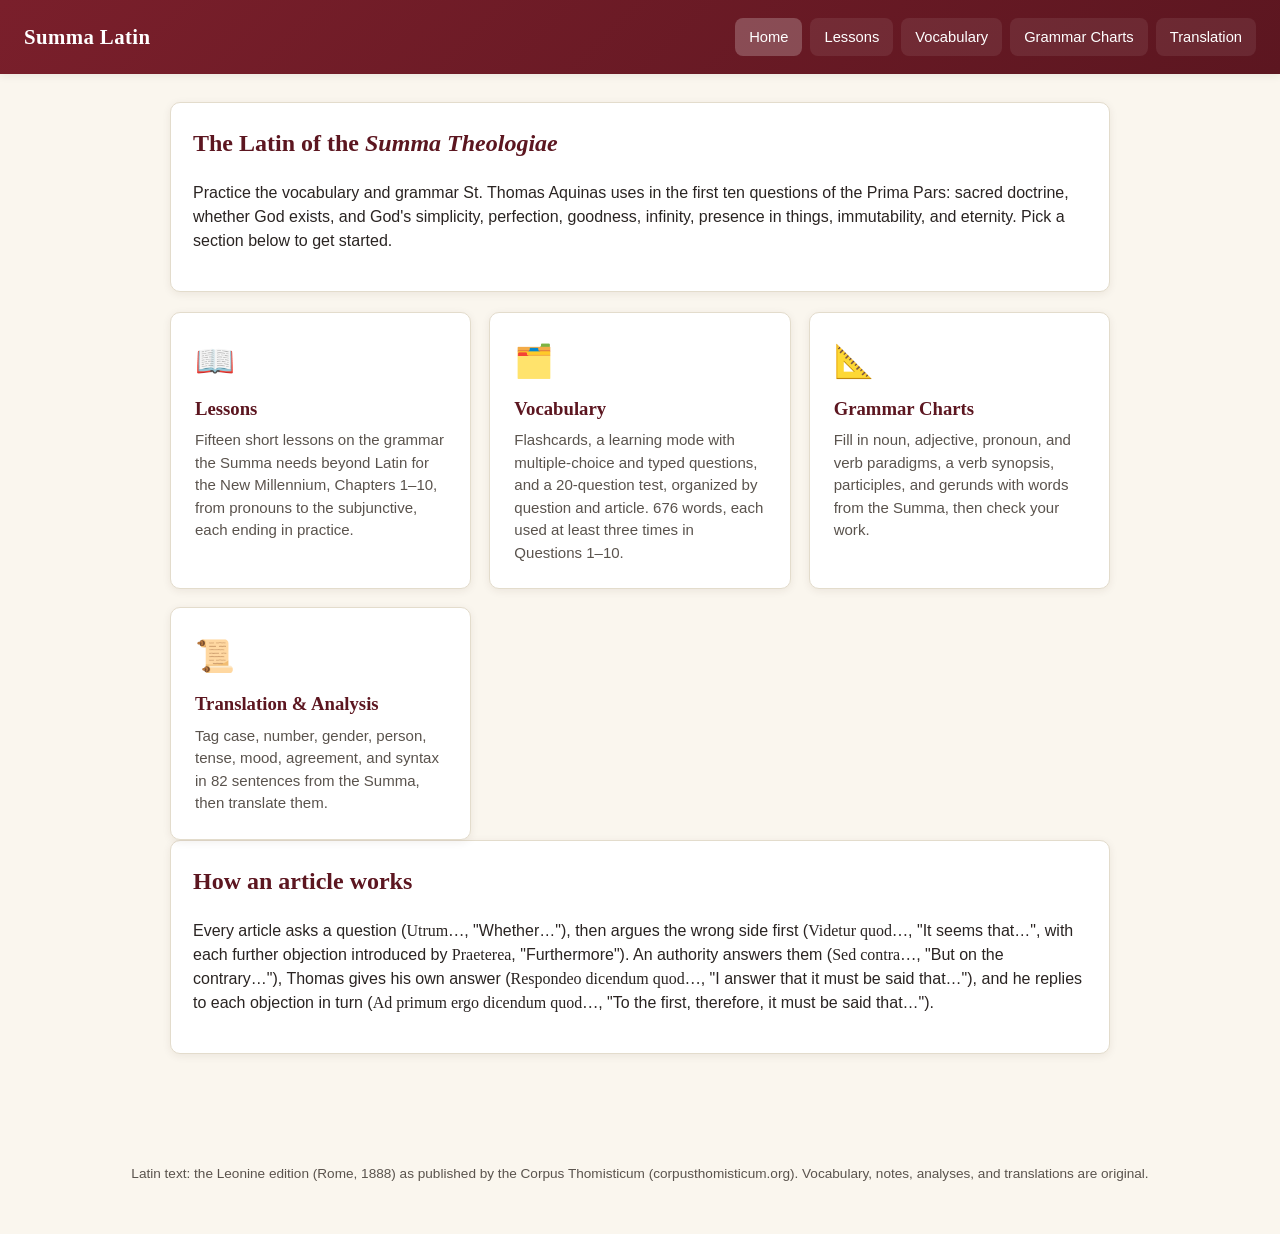
<file: index.html>
<!doctype html>
<html lang="en">
<head>
<meta charset="utf-8">
<meta name="viewport" content="width=device-width, initial-scale=1">
<title>Summa Latin — Summa Theologiae I, Qq. 1–10</title>
<link rel="stylesheet" href="css/style.css">
</head>
<body>
<header class="site-header">
  <h1><a href="index.html">Summa Latin</a></h1>
  <nav class="site-nav">
    <a href="index.html" class="active">Home</a>
    <a href="lessons.html">Lessons</a>
    <a href="flashcards.html">Vocabulary</a>
    <a href="grammar.html">Grammar Charts</a>
    <a href="translate.html">Translation</a>
  </nav>
</header>

<main>
  <div class="card">
    <h2>The Latin of the <em>Summa Theologiae</em></h2>
    <p>Practice the vocabulary and grammar St. Thomas Aquinas uses in the first ten questions of the Prima Pars: sacred doctrine, whether God exists, and God's simplicity, perfection, goodness, infinity, presence in things, immutability, and eternity. Pick a section below to get started.</p>
  </div>

  <div class="section-grid">
    <a class="section-tile" href="lessons.html">
      <div class="icon">📖</div>
      <h3>Lessons</h3>
      <p>Fifteen short lessons on the grammar the Summa needs beyond Latin for the New Millennium, Chapters 1–10, from pronouns to the subjunctive, each ending in practice.</p>
    </a>
    <a class="section-tile" href="flashcards.html">
      <div class="icon">🗂️</div>
      <h3>Vocabulary</h3>
      <p id="vocabTileText">Flashcards, a learning mode with multiple-choice and typed questions, and a 20-question test, organized by question and article.</p>
    </a>
    <a class="section-tile" href="grammar.html">
      <div class="icon">📐</div>
      <h3>Grammar Charts</h3>
      <p>Fill in noun, adjective, pronoun, and verb paradigms, a verb synopsis, participles, and gerunds with words from the Summa, then check your work.</p>
    </a>
    <a class="section-tile" href="translate.html">
      <div class="icon">📜</div>
      <h3>Translation &amp; Analysis</h3>
      <p id="translateTileText">Tag case, number, gender, person, tense, mood, agreement, and syntax in sentences from the Summa, then translate them.</p>
    </a>
  </div>

  <div class="card">
    <h2>How an article works</h2>
    <p>Every article asks a question (<span class="latin">Utrum…</span>, "Whether…"), then argues the wrong side first (<span class="latin">Videtur quod…</span>, "It seems that…", with each further objection introduced by <span class="latin">Praeterea</span>, "Furthermore"). An authority answers them (<span class="latin">Sed contra…</span>, "But on the contrary…"), Thomas gives his own answer (<span class="latin">Respondeo dicendum quod…</span>, "I answer that it must be said that…"), and he replies to each objection in turn (<span class="latin">Ad primum ergo dicendum quod…</span>, "To the first, therefore, it must be said that…").</p>
  </div>
</main>

<footer class="site-footer" id="footerText">Latin text: the Leonine edition (Rome, 1888) as published by the Corpus Thomisticum (corpusthomisticum.org). Vocabulary, notes, analyses, and translations are original.</footer>
<script type="module" src="js/home.js"></script>
</body>
</html>
</file>
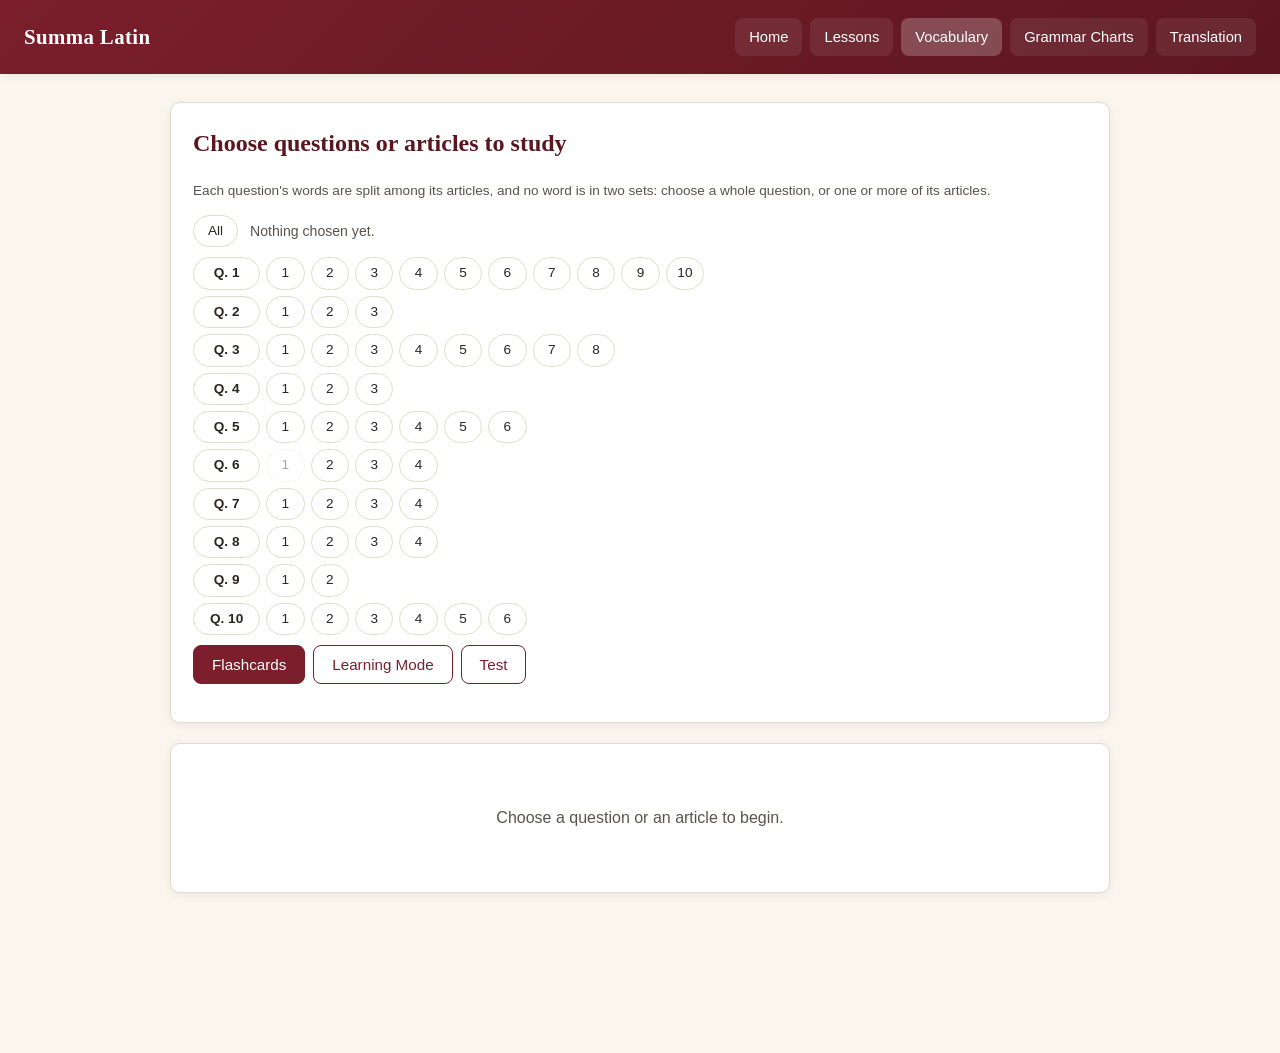
<file: flashcards.html>
<!doctype html>
<html lang="en">
<head>
<meta charset="utf-8">
<meta name="viewport" content="width=device-width, initial-scale=1">
<title>Vocabulary — Summa Latin</title>
<link rel="stylesheet" href="css/style.css">
</head>
<body>
<header class="site-header">
  <h1><a href="index.html">Summa Latin</a></h1>
  <nav class="site-nav">
    <a href="index.html">Home</a>
    <a href="lessons.html">Lessons</a>
    <a href="flashcards.html" class="active">Vocabulary</a>
    <a href="grammar.html">Grammar Charts</a>
    <a href="translate.html">Translation</a>
  </nav>
</header>

<main>
  <div class="card">
    <h2>Choose questions or articles to study</h2>
    <p class="legend">Each question's words are split among its articles, and no word is in two sets: choose a whole question, or one or more of its articles.</p>
    <div id="chapterPicker" class="chapter-picker article-picker"></div>
    <div class="mode-toggle">
      <button id="modeFlashcards" class="active">Flashcards</button>
      <button id="modeLearn">Learning Mode</button>
      <button id="modeTest">Test</button>
    </div>
  </div>

  <div id="studyArea" class="card"></div>
</main>

<footer class="site-footer"></footer>

<script type="module" src="js/flashcards.js"></script>
</body>
</html>
</file>
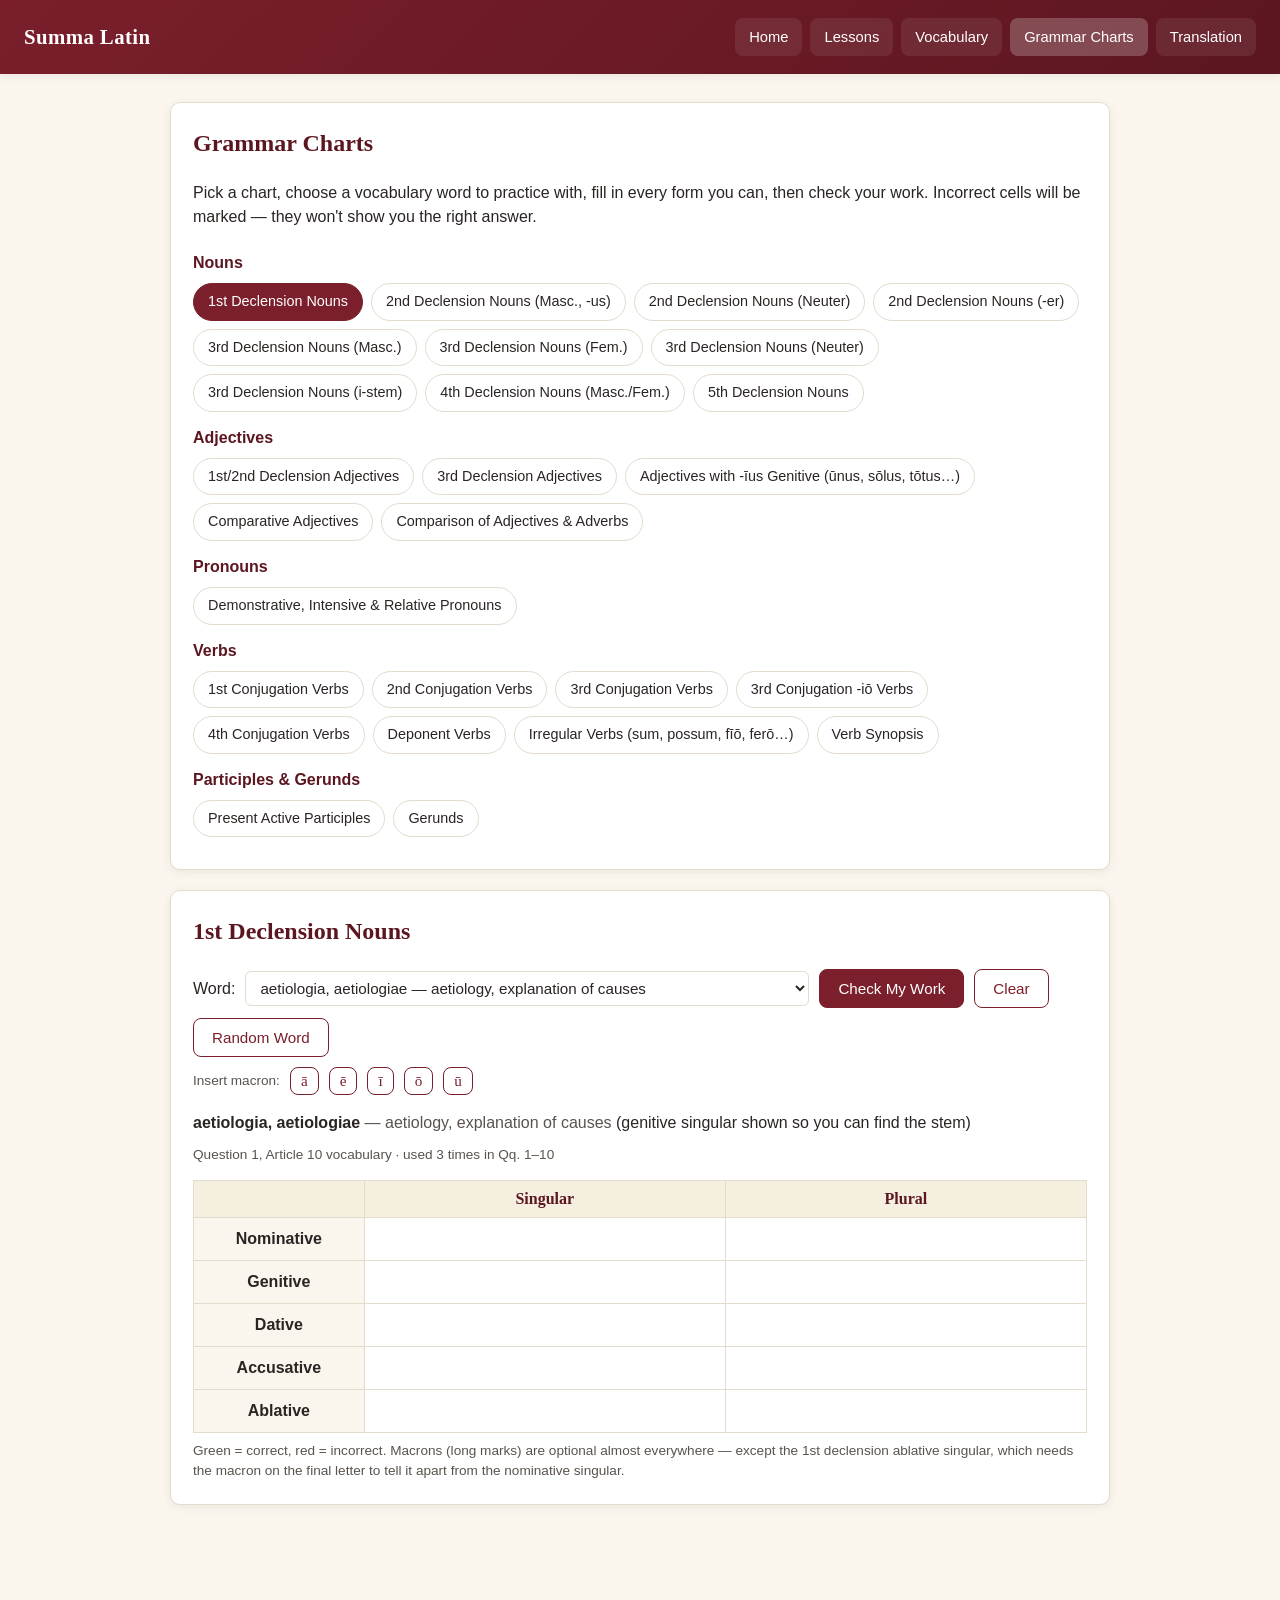
<file: grammar.html>
<!doctype html>
<html lang="en">
<head>
<meta charset="utf-8">
<meta name="viewport" content="width=device-width, initial-scale=1">
<title>Grammar Charts — Summa Latin</title>
<link rel="stylesheet" href="css/style.css">
</head>
<body>
<header class="site-header">
  <h1><a href="index.html">Summa Latin</a></h1>
  <nav class="site-nav">
    <a href="index.html">Home</a>
    <a href="lessons.html">Lessons</a>
    <a href="flashcards.html">Vocabulary</a>
    <a href="grammar.html" class="active">Grammar Charts</a>
    <a href="translate.html">Translation</a>
  </nav>
</header>

<main>
  <div class="card">
    <h2>Grammar Charts</h2>
    <p>Pick a chart, choose a vocabulary word to practice with, fill in every form you can, then check your work. Incorrect cells will be marked — they won't show you the right answer.</p>
    <div id="chartPicker" class="chapter-picker"></div>
  </div>

  <div id="chartArea" class="card"></div>
</main>

<footer class="site-footer"></footer>

<script type="module" src="js/grammar.js"></script>
</body>
</html>
</file>
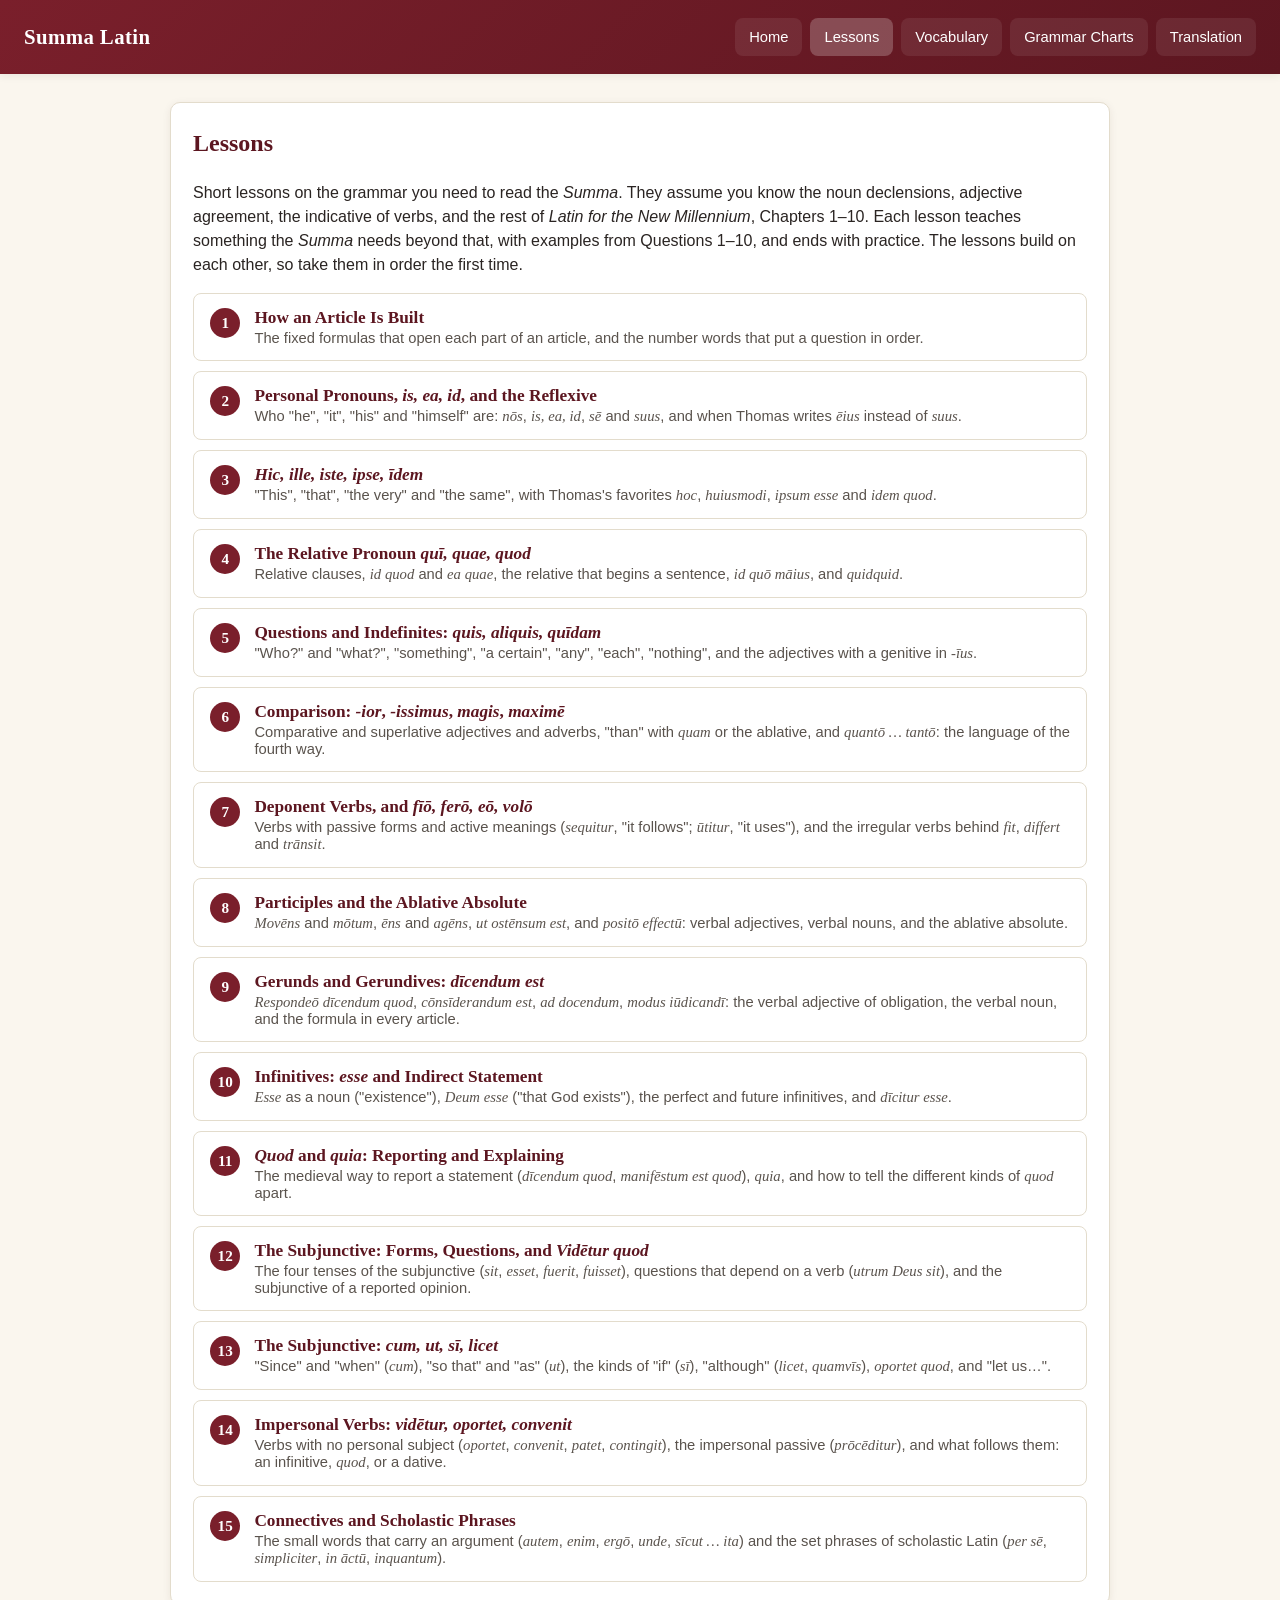
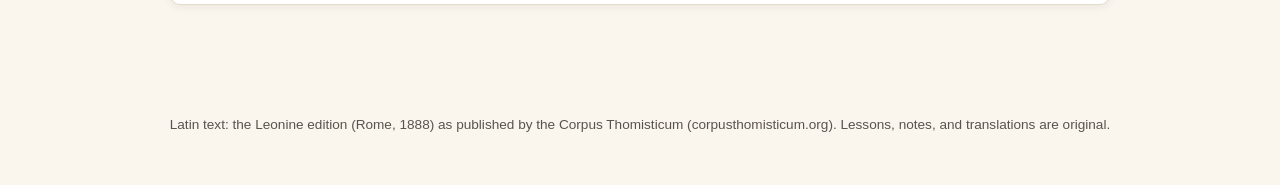
<file: lessons.html>
<!doctype html>
<html lang="en">
<head>
<meta charset="utf-8">
<meta name="viewport" content="width=device-width, initial-scale=1">
<title>Lessons — Summa Latin</title>
<link rel="stylesheet" href="css/style.css">
</head>
<body>
<header class="site-header">
  <h1><a href="index.html">Summa Latin</a></h1>
  <nav class="site-nav">
    <a href="index.html">Home</a>
    <a href="lessons.html" class="active">Lessons</a>
    <a href="flashcards.html">Vocabulary</a>
    <a href="grammar.html">Grammar Charts</a>
    <a href="translate.html">Translation</a>
  </nav>
</header>

<main>
  <div class="card" id="lessonListCard">
    <h2>Lessons</h2>
    <p>Short lessons on the grammar you need to read the <em>Summa</em>. They assume you know the noun declensions, adjective agreement, the indicative of verbs, and the rest of <em>Latin for the New Millennium</em>, Chapters 1–10. Each lesson teaches something the <em>Summa</em> needs beyond that, with examples from Questions 1–10, and ends with practice. The lessons build on each other, so take them in order the first time.</p>
    <div id="lessonList" class="lesson-list"></div>
  </div>

  <div id="lessonCard" class="card" style="display:none;">
    <div id="lessonArea"></div>
  </div>
</main>

<footer class="site-footer">Latin text: the Leonine edition (Rome, 1888) as published by the Corpus Thomisticum (corpusthomisticum.org). Lessons, notes, and translations are original.</footer>

<script type="module" src="js/lessons.js"></script>
</body>
</html>
</file>
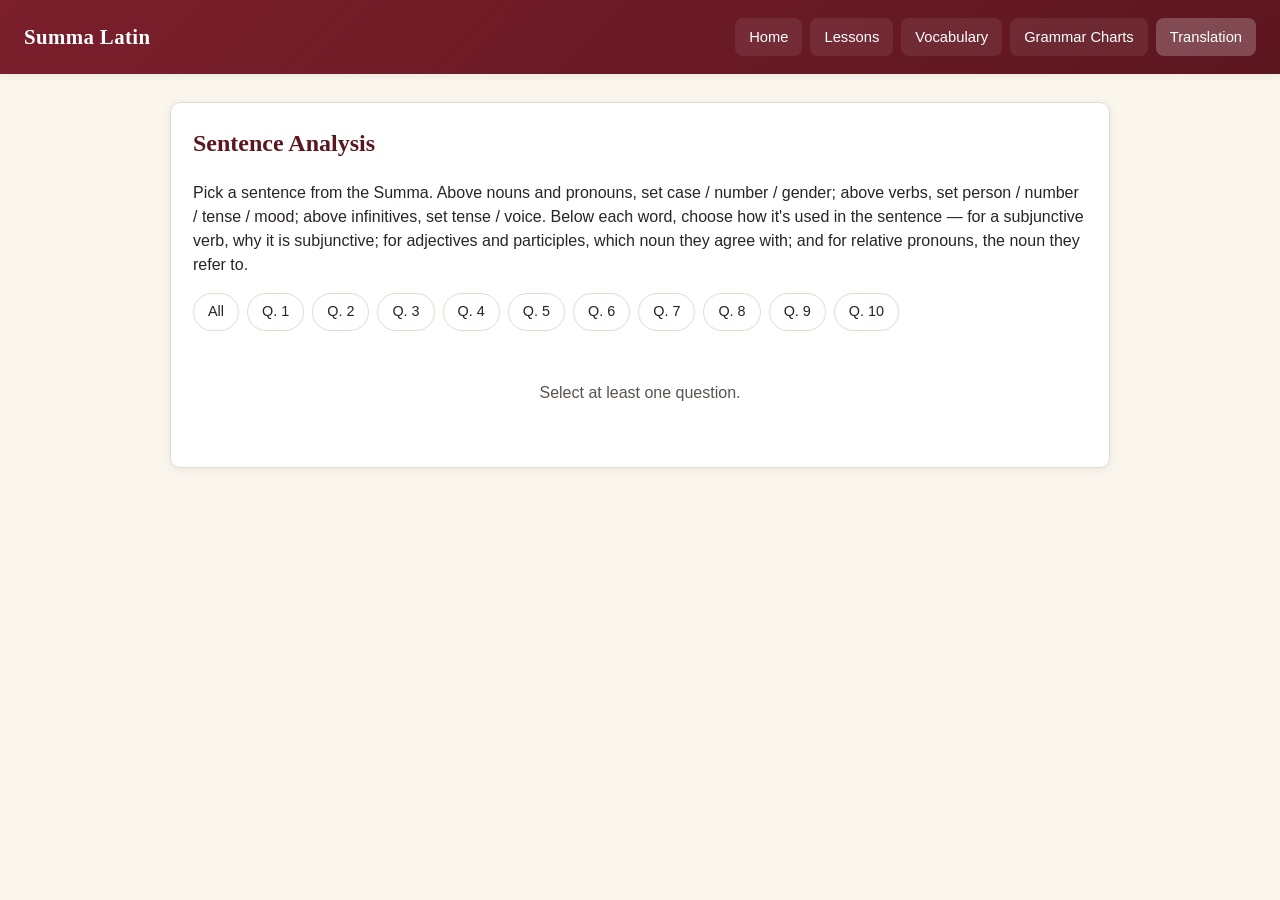
<file: translate.html>
<!doctype html>
<html lang="en">
<head>
<meta charset="utf-8">
<meta name="viewport" content="width=device-width, initial-scale=1">
<title>Translation &amp; Analysis — Summa Latin</title>
<link rel="stylesheet" href="css/style.css">
</head>
<body>
<header class="site-header">
  <h1><a href="index.html">Summa Latin</a></h1>
  <nav class="site-nav">
    <a href="index.html">Home</a>
    <a href="lessons.html">Lessons</a>
    <a href="flashcards.html">Vocabulary</a>
    <a href="grammar.html">Grammar Charts</a>
    <a href="translate.html" class="active">Translation</a>
  </nav>
</header>

<main>
  <div class="card" id="listCard">
    <h2>Sentence Analysis</h2>
    <p>Pick a sentence from the Summa. Above nouns and pronouns, set case / number / gender; above verbs, set person / number / tense / mood; above infinitives, set tense / voice. Below each word, choose how it's used in the sentence — for a subjunctive verb, why it is subjunctive; for adjectives and participles, which noun they agree with; and for relative pronouns, the noun they refer to.</p>
    <div id="chapterPicker" class="chapter-picker"></div>
    <div id="sentenceList" class="sentence-list"></div>
  </div>

  <div id="analysisCard" class="card" style="display:none;">
    <button class="secondary" id="backBtn">&larr; Back to sentence list</button>
    <div id="analysisArea"></div>
  </div>
</main>

<footer class="site-footer"></footer>

<script type="module" src="js/translate.js"></script>
</body>
</html>
</file>
<file: css/style.css>
:root {
  --maroon: #7a1f2b;
  --maroon-dark: #5c1620;
  --gold: #b8892b;
  --cream: #faf6ee;
  --paper: #ffffff;
  --ink: #2a2422;
  --ink-soft: #5a534d;
  --border: #e3dccc;
  --good: #2e7d4f;
  --bad: #b3382c;
  --shadow: 0 2px 8px rgba(60, 40, 20, 0.08);
  --radius: 10px;
}

* { box-sizing: border-box; }

html, body {
  margin: 0;
  padding: 0;
  background: var(--cream);
  color: var(--ink);
  font-family: -apple-system, BlinkMacSystemFont, "Segoe UI", Helvetica, Arial, sans-serif;
  line-height: 1.5;
}

.latin {
  font-family: Georgia, "Times New Roman", serif;
}

a { color: var(--maroon); }

header.site-header {
  background: linear-gradient(135deg, var(--maroon), var(--maroon-dark));
  color: #fff;
  padding: 18px 24px;
  display: flex;
  align-items: center;
  justify-content: space-between;
  flex-wrap: wrap;
  gap: 12px;
  box-shadow: var(--shadow);
}

header.site-header h1 {
  margin: 0;
  font-size: 1.3rem;
  font-family: Georgia, serif;
  letter-spacing: 0.02em;
}

header.site-header h1 a { color: #fff; text-decoration: none; }

nav.site-nav { display: flex; gap: 8px; flex-wrap: wrap; }

nav.site-nav a {
  color: #fff;
  text-decoration: none;
  padding: 8px 14px;
  border-radius: 8px;
  font-size: 0.92rem;
  background: rgba(255,255,255,0.08);
  transition: background 0.15s;
}

/* Hover styles apply only where the pointer can really hover (a mouse). A touch screen leaves the spot of the
   last tap "hovered", so when the next question's choices fill the same boxes, the one in that spot looked
   pressed. A press is shown with :active instead. */
nav.site-nav a:active, nav.site-nav a.active {
  background: rgba(255,255,255,0.22);
}
@media (hover: hover) { nav.site-nav a:hover { background: rgba(255,255,255,0.22); } }

/* Level 1 / Level 2 textbook switch in the header */
.book-switch {
  display: flex;
  align-items: center;
  gap: 2px;
  padding: 3px;
  border-radius: 10px;
  background: rgba(255,255,255,0.08);
}
.book-switch-label { font-size: 0.82rem; opacity: 0.85; padding: 0 6px 0 8px; }
.book-switch button {
  background: transparent;
  border: none;
  color: #fff;
  padding: 6px 12px;
  border-radius: 7px;
  font-size: 0.88rem;
}
.book-switch button:active { background: rgba(255,255,255,0.16); }
@media (hover: hover) { .book-switch button:hover { background: rgba(255,255,255,0.16); } }
.book-switch button[aria-pressed="true"] { background: #fff; color: var(--maroon-dark); font-weight: 600; }

main {
  max-width: 980px;
  margin: 0 auto;
  padding: 28px 20px 60px;
}

.card {
  background: var(--paper);
  border: 1px solid var(--border);
  border-radius: var(--radius);
  box-shadow: var(--shadow);
  padding: 22px;
  margin-bottom: 20px;
}

.card h2 { margin-top: 0; font-family: Georgia, serif; color: var(--maroon-dark); }

.section-grid {
  display: grid;
  grid-template-columns: repeat(auto-fit, minmax(240px, 1fr));
  gap: 18px;
  margin-top: 20px;
}

.section-tile {
  display: block;
  background: var(--paper);
  border: 1px solid var(--border);
  border-radius: var(--radius);
  box-shadow: var(--shadow);
  padding: 24px;
  text-decoration: none;
  color: var(--ink);
  transition: transform 0.12s, box-shadow 0.12s;
}

.section-tile:active { transform: translateY(-2px); box-shadow: 0 6px 16px rgba(60,40,20,0.14); }
@media (hover: hover) { .section-tile:hover { transform: translateY(-2px); box-shadow: 0 6px 16px rgba(60,40,20,0.14); } }

.section-tile .icon { font-size: 2rem; }
.section-tile h3 { margin: 10px 0 6px; color: var(--maroon-dark); font-family: Georgia, serif; }
.section-tile p { margin: 0; color: var(--ink-soft); font-size: 0.94rem; }

button, .btn {
  font-family: inherit;
  font-size: 0.95rem;
  padding: 10px 18px;
  border-radius: 8px;
  border: 1px solid var(--maroon);
  background: var(--maroon);
  color: #fff;
  cursor: pointer;
  transition: background 0.15s, transform 0.05s;
}

@media (hover: hover) { button:hover, .btn:hover { background: var(--maroon-dark); } }
button:active, .btn:active { background: var(--maroon-dark); transform: scale(0.98); }

button.secondary, .btn.secondary {
  background: transparent;
  color: var(--maroon);
}
@media (hover: hover) { button.secondary:hover, .btn.secondary:hover { background: rgba(122,31,43,0.08); } }
button.secondary:active, .btn.secondary:active { background: rgba(122,31,43,0.08); }

button:disabled { opacity: 0.45; cursor: not-allowed; }

select, input[type="text"] {
  font-family: inherit;
  font-size: 0.95rem;
  padding: 7px 10px;
  border-radius: 6px;
  border: 1px solid var(--border);
  background: #fff;
  color: var(--ink);
}

.chapter-picker {
  display: flex;
  flex-wrap: wrap;
  gap: 8px;
  margin: 10px 0;
}

.chapter-chip {
  border: 1px solid var(--border);
  background: #fff;
  padding: 7px 14px;
  border-radius: 20px;
  cursor: pointer;
  font-size: 0.9rem;
  user-select: none;
}

.chapter-chip.selected {
  background: var(--maroon);
  color: #fff;
  border-color: var(--maroon);
}

/* The vocabulary page's picker: a row per question, its first chip choosing the whole question and
   the numbered chips its articles. A question with only some articles chosen is shaded. */
.article-picker { flex-direction: column; flex-wrap: nowrap; gap: 6px; }
.picker-top { display: flex; flex-wrap: wrap; align-items: center; gap: 6px 12px; margin-bottom: 4px; }
.picker-summary { color: var(--ink-soft); font-size: 0.88rem; }
.article-row { display: grid; grid-template-columns: 4.2rem 1fr; gap: 6px; align-items: start; }
.article-chips { display: flex; flex-wrap: wrap; gap: 6px; }
.article-picker .chapter-chip { padding: 5px 0; text-align: center; font-size: 0.85rem; }
.article-picker .picker-top .chapter-chip { padding: 5px 14px; }
.chapter-chip.question-chip { font-weight: 600; }
.chapter-chip.article-chip { min-width: 2.4rem; }
.chapter-chip.partial { border-color: var(--maroon); background: rgba(122,31,43,0.1); color: var(--maroon); }
.chapter-chip.empty { opacity: 0.4; cursor: default; border-style: dashed; }
.chapter-chip:focus-visible { outline: 2px solid var(--maroon); outline-offset: 2px; }
@media (max-width: 560px) {
  .article-row { grid-template-columns: 3.3rem 1fr; gap: 5px; }
  .article-chips { gap: 5px; }
  .chapter-chip.article-chip { min-width: 2.1rem; }
}

.pill {
  display: inline-block;
  padding: 2px 10px;
  border-radius: 12px;
  font-size: 0.78rem;
  background: var(--border);
  color: var(--ink-soft);
}

footer.site-footer {
  text-align: center;
  color: var(--ink-soft);
  font-size: 0.85rem;
  padding: 30px 20px 50px;
}

.empty-state {
  text-align: center;
  color: var(--ink-soft);
  padding: 40px 20px;
}

/* ---- Flashcards ---- */
.flashcard-stage {
  display: flex;
  flex-direction: column;
  align-items: center;
  gap: 18px;
}

.flashcard {
  width: 100%;
  max-width: 480px;
  height: 280px;
  perspective: 1200px;
  cursor: pointer;
}

.flashcard-inner {
  position: relative;
  width: 100%;
  height: 100%;
  transition: transform 0.5s;
  transform-style: preserve-3d;
}

.flashcard.flipped .flashcard-inner { transform: rotateY(180deg); }

.flashcard-face {
  position: absolute;
  inset: 0;
  backface-visibility: hidden;
  border-radius: 16px;
  border: 1px solid var(--border);
  box-shadow: var(--shadow);
  display: flex;
  flex-direction: column;
  align-items: center;
  justify-content: center;
  text-align: center;
  padding: 20px;
  background: var(--paper);
}

.flashcard-face.back { transform: rotateY(180deg); background: #fff7ea; }

.flashcard-face .word { font-size: 2rem; font-family: Georgia, serif; color: var(--maroon-dark); }
.flashcard-face .word.compact { font-size: 1.5rem; max-width: 90%; }
.flashcard-face .word.compact-sm { font-size: 1.15rem; max-width: 95%; line-height: 1.3; }
/* The back of a card: the word's usage note (dīcendum est quod: it must be said that) and how often the Summa uses it */
.flashcard-face .card-note { margin-top: 12px; max-width: 90%; font-size: 0.95rem; color: var(--ink); font-style: italic; line-height: 1.35; }
.flashcard-face .card-count { margin-top: 10px; font-size: 0.85rem; color: var(--ink-soft); }
.flashcard-face .sub { color: var(--ink-soft); margin-top: 10px; font-size: 1rem; }
.flashcard-face .hint { position: absolute; bottom: 14px; color: var(--ink-soft); font-size: 0.78rem; }

.flashcard-controls { display: flex; gap: 10px; align-items: center; }
.progress-text { color: var(--ink-soft); font-size: 0.9rem; }

.mode-toggle { display: flex; flex-wrap: wrap; gap: 8px; margin-bottom: 16px; }
.mode-toggle button { background: transparent; color: var(--maroon); }
.mode-toggle button.active { background: var(--maroon); color: #fff; }

/* ---- Learn mode (MC) ---- */
.mc-prompt {
  text-align: center;
  font-size: 1.6rem;
  font-family: Georgia, serif;
  color: var(--maroon-dark);
  margin: 10px 0 22px;
}
.mc-sub { text-align: center; color: var(--ink-soft); margin-top: -14px; margin-bottom: 20px; }
/* Derivative Practice's hint after a wrong answer: the Latin word's meaning,
   under the prompt, and each choice's definition */
.mc-meaning { text-align: center; color: var(--ink-soft); margin-top: -14px; margin-bottom: 22px; }
.mc-option .mc-word { display: block; }
.mc-option .mc-definition { display: block; margin-top: 4px; font-size: 0.85rem; color: var(--ink-soft); }

.mc-options {
  display: grid;
  grid-template-columns: 1fr 1fr;
  gap: 12px;
}
@media (max-width: 560px) { .mc-options { grid-template-columns: 1fr; } }

.mc-option {
  padding: 14px 16px;
  border-radius: 10px;
  border: 1.5px solid var(--border);
  background: #fff;
  color: var(--ink);
  text-align: left;
  cursor: pointer;
  font-size: 1rem;
}
/* Override the general button hover and press fill, which hid the option's text. The outline is for a real
   hover or a press only, so a touch screen doesn't keep the box where the last tap landed outlined when
   the next choices appear there. */
@media (hover: hover) { .mc-option:hover { border-color: var(--maroon); background: #fff; } }
.mc-option:not(:disabled):active { border-color: var(--maroon); background: #fff; }
.mc-option.correct { background: #e5f4ea; border-color: var(--good); }
.mc-option.incorrect { background: #fbe8e6; border-color: var(--bad); }
.mc-option:disabled { cursor: default; opacity: 1; }
.mc-option:disabled:not(.correct):not(.incorrect) { opacity: 0.5; }

/* Learning Mode's typed questions: the English, then a box for the Latin */
.typed-pos { text-align: center; color: var(--ink-soft); font-size: 0.9rem; margin: -16px 0 18px; }
.typed-answer { display: flex; gap: 10px; max-width: 560px; margin: 0 auto; }
.typed-answer input[type="text"] { flex: 1 1 auto; min-width: 0; font-size: 1.15rem; padding: 10px 12px; }
.typed-answer input.correct { background: #e5f4ea; border-color: var(--good); }
.typed-answer input.incorrect { background: #fbe8e6; border-color: var(--bad); }
.typed-macrons { display: flex; flex-wrap: wrap; gap: 6px; align-items: center; justify-content: center; margin-top: 10px; }
.typed-macrons button { padding: 4px 10px; }
.typed-feedback { display: flex; flex-wrap: wrap; gap: 10px; align-items: center; justify-content: center; margin-top: 16px; min-height: 2.2em; }
.typed-feedback.correct { color: var(--good); font-weight: 600; }
.typed-feedback.incorrect { color: var(--bad); }
.typed-feedback .latin { font-size: 1.15rem; color: var(--ink); }

.stat-row { display: flex; gap: 20px; justify-content: center; margin: 14px 0; flex-wrap: wrap; }
.stat { text-align: center; }
.stat .num { font-size: 1.5rem; font-weight: 600; color: var(--maroon-dark); }
.stat .label { font-size: 0.8rem; color: var(--ink-soft); }

/* ---- Grammar charts ---- */
table.chart {
  border-collapse: collapse;
  width: 100%;
  margin-top: 14px;
}
table.chart th, table.chart td {
  border: 1px solid var(--border);
  padding: 6px;
  text-align: center;
}
table.chart th {
  background: #f5efe0;
  color: var(--maroon-dark);
  font-family: Georgia, serif;
}
table.chart td input {
  width: 100%;
  min-width: 70px;
  border: none;
  background: transparent;
  text-align: center;
  font-family: Georgia, serif;
  font-size: 0.95rem;
  padding: 6px 4px;
  border-radius: 5px;
}
table.chart td input:focus { outline: 2px solid var(--gold); background: #fffdf6; }
table.chart td.correct input { background: #e5f4ea; }
table.chart td.incorrect input { background: #fbe8e6; }
table.chart td.case-label { font-weight: 600; background: #faf6ee; }
/* A chart with a column per gender: a "Singular" row and its cases, then a "Plural" row and its cases.
   The comparison chart (positive, comparative, superlative) shares the phone rules. On phones the case and
   gender names shorten so that the columns fit the screen. */
table.chart tr.number-row th { text-align: left; padding: 4px 8px; font-size: 0.85rem; background: #faf6ee; }
table.chart.gender-chart .label-short, table.chart.compare-chart .label-short { display: none; }
@media (max-width: 560px) {
  table.chart.gender-chart td, table.chart.compare-chart td { padding: 5px 3px; }
  table.chart.gender-chart td.case-label { font-size: 0.9rem; }
  table.chart.compare-chart th { font-size: 0.9rem; padding: 6px 3px; }
  table.chart.gender-chart .label-full, table.chart.compare-chart .label-full { display: none; }
  table.chart.gender-chart .label-short, table.chart.compare-chart .label-short { display: inline; }
  table.chart.gender-chart td input, table.chart.compare-chart td input { min-width: 0; font-size: 0.9rem; padding: 6px 2px; }
}
/* The longest forms (eōrundem, eārundem) need the padding trimmed on the narrowest phones */
@media (max-width: 380px) {
  table.chart.gender-chart td, table.chart.compare-chart td { padding: 5px 1px; }
  table.chart.gender-chart td input, table.chart.compare-chart td input { padding: 6px 1px; }
}
@media (max-width: 340px) {
  table.chart.gender-chart td, table.chart.compare-chart td { padding: 5px 0; }
  table.chart.gender-chart td input, table.chart.compare-chart td input { font-size: 0.78rem; padding: 6px 0; }
}

/* Translating a correctly conjugated verb chart */
.translate-offer { display: flex; flex-wrap: wrap; align-items: center; gap: 10px; margin-top: 12px; color: var(--good); font-weight: 600; }
.translate-cell { display: flex; flex-wrap: wrap; align-items: center; gap: 4px 10px; }
.translate-latin { font-weight: 700; color: var(--maroon-dark); min-width: 5.5em; text-align: left; overflow-wrap: anywhere; }
table.chart td .translate-cell input { flex: 1 1 8em; text-align: left; border-bottom: 1px dashed var(--border); }
table.chart.translate-chart .label-short { display: none; }
@media (max-width: 560px) {
  .translate-latin { font-size: 0.9rem; }
  table.chart.translate-chart td { padding: 5px 4px; }
  table.chart.translate-chart .label-full { display: none; }
  table.chart.translate-chart .label-short { display: inline; }
}

.chart-toolbar { display: flex; gap: 10px; align-items: center; flex-wrap: wrap; margin-bottom: 10px; }

/* The verb synopsis (Level 2): its choices, then one table per mood */
.synopsis-group { display: inline-flex; flex-wrap: wrap; align-items: center; gap: 4px 14px; }
.synopsis-pick { display: inline-flex; align-items: center; gap: 5px; white-space: nowrap; }
h3.synopsis-mood { margin: 18px 0 0; color: var(--maroon-dark); font-family: Georgia, serif; }
table.chart.synopsis-chart { margin-top: 8px; }
table.chart.synopsis-chart td.case-label { width: 9em; }
table.chart.synopsis-chart .label-short { display: none; }
@media (max-width: 560px) {
  table.chart.synopsis-chart td { padding: 5px 3px; }
  table.chart.synopsis-chart td.case-label { width: auto; font-size: 0.9rem; }
  table.chart.synopsis-chart .label-full { display: none; }
  table.chart.synopsis-chart .label-short { display: inline; }
  table.chart.synopsis-chart td input { min-width: 0; font-size: 0.9rem; padding: 6px 2px; }
}
/* A select sizes itself to its longest option (e.g. full principal parts
   plus meaning); keep it inside the card on narrow screens. */
.chart-toolbar select { max-width: 100%; min-width: 0; }

/* ---- Translation section ---- */
.sentence-list { display: flex; flex-direction: column; gap: 10px; }
.sentence-item {
  background: #fff;
  border: 1px solid var(--border);
  border-radius: 8px;
  padding: 14px 16px;
  cursor: pointer;
  display: flex;
  justify-content: space-between;
  align-items: center;
  gap: 10px;
}
.sentence-item:active { border-color: var(--maroon); }
@media (hover: hover) { .sentence-item:hover { border-color: var(--maroon); } }
.sentence-item .latin { font-size: 1.05rem; }
.sentence-item .sentence-number { display: inline-block; min-width: 1.5em; font-weight: 700; color: var(--maroon-dark); }
.sentence-item .status { font-size: 0.8rem; }
.status.done { color: var(--good); }

.analysis-word {
  display: inline-flex;
  flex-direction: column;
  align-items: center;
  vertical-align: top;
  margin: 6px 4px;
  gap: 4px;
}
.analysis-word .word-text {
  font-family: Georgia, serif;
  font-size: 1.15rem;
  padding: 2px 4px;
}
.analysis-word select {
  font-size: 0.72rem;
  padding: 3px 4px;
  max-width: 128px;
}
/* Wraps when a verb has four fields (person / number / tense / mood). */
.analysis-word .field-row { display: flex; gap: 3px; flex-wrap: wrap; justify-content: center; max-width: 280px; }
.analysis-sentence {
  display: flex;
  flex-wrap: wrap;
  align-items: flex-end;
  padding: 18px 10px;
  background: #fffdf6;
  border: 1px solid var(--border);
  border-radius: 10px;
  margin-bottom: 16px;
}
.plain-word {
  font-family: Georgia, serif;
  font-size: 1.15rem;
  margin: 6px 4px;
  color: var(--ink-soft);
  align-self: center;
}
.analysis-word.checked-correct .word-text { background: #e5f4ea; border-radius: 5px; }
.analysis-word.checked-incorrect .word-text { background: #fbe8e6; border-radius: 5px; }
select.field-bad { border-color: var(--bad); background: #fbe8e6; }
select.field-good { border-color: var(--good); background: #e5f4ea; }

.legend { font-size: 0.85rem; color: var(--ink-soft); margin-top: 8px; }

.punct-inline {
  font-family: Georgia, serif;
  font-size: 1.15rem;
  margin: 6px 2px 6px -3px;
  color: var(--ink-soft);
  align-self: center;
}

.score-banner {
  display: flex;
  justify-content: space-between;
  align-items: center;
  gap: 12px;
  flex-wrap: wrap;
  background: #fff7ea;
  border: 1px solid var(--border);
  border-radius: 8px;
  padding: 10px 16px;
  margin-bottom: 14px;
}
.score-banner.all-correct { background: #e5f4ea; border-color: var(--good); }

.translation-box textarea {
  width: 100%;
  font-family: inherit;
  font-size: 0.95rem;
  padding: 10px 12px;
  border-radius: 8px;
  border: 1px solid var(--border);
  margin: 8px 0;
  resize: vertical;
  background: #fff;
  color: var(--ink);
}

.model-translation {
  background: #fff7ea;
  border: 1px solid var(--border);
  border-radius: 8px;
  padding: 10px 14px;
  margin: 10px 0;
}
/* The sentence's grammar note, shown with the model translation */
.model-translation .model-note { margin-top: 8px; font-size: 0.92rem; color: var(--ink-soft); }

/* Level 1: the verdict on the typed translation */
.translation-box button { margin-right: 8px; }
.translation-verdict {
  border: 1px solid var(--border);
  border-radius: 8px;
  padding: 10px 14px;
  margin: 10px 0;
  font-weight: 600;
}
.translation-verdict:empty { display: none; }
.translation-verdict.matched { background: #e5f4ea; border-color: var(--good); color: var(--good); }
.translation-verdict.missed { background: #fff7ea; }

/* ---- Lessons ---- */
.lesson-list { display: flex; flex-direction: column; gap: 10px; margin-top: 14px; }
/* Each lesson in the list is a button, so it drops the general button colors */
.lesson-item {
  display: flex;
  align-items: flex-start;
  gap: 14px;
  width: 100%;
  text-align: left;
  background: #fff;
  color: var(--ink);
  border: 1px solid var(--border);
  border-radius: 8px;
  padding: 14px 16px;
}
@media (hover: hover) { .lesson-item:hover { background: #fff; border-color: var(--maroon); } }
.lesson-item:active { background: #fff; border-color: var(--maroon); transform: none; }
.lesson-num {
  flex: 0 0 auto;
  width: 2em;
  height: 2em;
  border-radius: 50%;
  background: var(--maroon);
  color: #fff;
  display: flex;
  align-items: center;
  justify-content: center;
  font-weight: 700;
  font-family: Georgia, serif;
}
.lesson-text { display: flex; flex-direction: column; gap: 2px; min-width: 0; }
.lesson-title { font-family: Georgia, serif; font-size: 1.08rem; color: var(--maroon-dark); font-weight: 600; }
.lesson-summary { color: var(--ink-soft); font-size: 0.92rem; }
.lesson-status { margin-left: auto; padding-left: 8px; font-size: 0.82rem; color: var(--ink-soft); white-space: nowrap; }
.lesson-status.done { color: var(--good); font-weight: 600; }

/* A lesson's card gives its paradigm tables a little more room on phones */
@media (max-width: 560px) { #lessonCard { padding: 18px 14px; } }
.lesson-top { display: flex; justify-content: space-between; align-items: center; gap: 10px; flex-wrap: wrap; margin-bottom: 12px; }
.lesson-jump { font-size: 0.9rem; }
.lesson-heading { margin-bottom: 6px; }
.lesson-intro { font-size: 1.05rem; }
.lesson-body h3, .practice-heading { font-family: Georgia, serif; color: var(--maroon-dark); margin: 28px 0 8px; font-size: 1.2rem; }
.lesson-body p, .lesson-body li { line-height: 1.6; }
.lesson-body ul { padding-left: 22px; }
.lesson-body li { margin: 4px 0; }
em.latin { font-style: italic; }

/* An example from the Summa: the Latin, an English version, a note, and where it comes from */
.lesson-example {
  border-left: 3px solid var(--gold);
  background: #fffdf6;
  padding: 9px 14px;
  margin: 12px 0;
  border-radius: 0 8px 8px 0;
}
.lesson-example .ex-la { font-size: 1.08rem; }
.lesson-example .ex-en { margin-top: 3px; }
.lesson-example .ex-note { margin-top: 5px; font-size: 0.92rem; color: var(--ink-soft); }
.ex-ref { color: var(--ink-soft); font-size: 0.8rem; margin-top: 3px; }
mark { background: #f6e3b4; color: inherit; padding: 0 2px; border-radius: 3px; }
.lesson-tip { background: #f5efe0; border: 1px solid var(--border); border-radius: 8px; padding: 10px 14px; margin: 14px 0; font-size: 0.95rem; }

/* Paradigms and lists of phrases: they scroll inside their box rather than widen the page on a phone */
.table-wrap { overflow-x: auto; margin: 12px 0; }
table.lesson-table { border-collapse: collapse; min-width: 60%; }
table.lesson-table caption { text-align: left; font-weight: 600; color: var(--maroon-dark); padding-bottom: 4px; }
table.lesson-table th, table.lesson-table td { border: 1px solid var(--border); padding: 6px 10px; text-align: left; vertical-align: top; }
table.lesson-table thead th { background: #f5efe0; color: var(--maroon-dark); font-family: Georgia, serif; }
table.lesson-table tbody th { background: #faf6ee; font-weight: 600; }
table.lesson-table td.latin { font-size: 1.02rem; }
table.lesson-table tr.group-row th { background: #faf6ee; font-size: 0.85rem; color: var(--ink-soft); }
@media (max-width: 560px) {
  table.lesson-table { min-width: 100%; font-size: 0.88rem; }
  table.lesson-table th, table.lesson-table td { padding: 5px 4px; }
  table.lesson-table td.latin { font-size: 0.92rem; }
}
@media (max-width: 340px) {
  table.lesson-table { font-size: 0.8rem; }
  table.lesson-table th, table.lesson-table td { padding: 4px 3px; }
  table.lesson-table td.latin { font-size: 0.84rem; }
  #lessonCard { padding: 16px 10px; }
}

/* ---- Lesson practice ---- */
.exercise [hidden] { display: none !important; }
.exercise { border: 1px solid var(--border); border-radius: 10px; padding: 16px; margin: 14px 0; background: #fff; }
.exercise.right { border-color: #b9dcc5; }
.exercise.wrong { border-color: #e8bcb6; }
.exercise-q { font-weight: 600; margin-bottom: 8px; }
.exercise-num { color: var(--maroon-dark); margin-right: 4px; }
.exercise-la { font-size: 1.1rem; margin: 6px 0 4px; }
.exercise .mc-options, .exercise .typed-answer, .exercise .match-list, .exercise .pick-sentence, .exercise .translation-box { margin-top: 12px; }
.exercise .typed-answer { margin-left: 0; }
.exercise .typed-macrons { justify-content: flex-start; }
.exercise-why { margin-top: 12px; padding: 9px 12px; border-radius: 8px; background: #fff7ea; font-size: 0.95rem; }
.exercise.right .exercise-why { background: #e5f4ea; }
.exercise-actions { margin-top: 10px; }

/* Click the words: each word is a button */
.pick-sentence { line-height: 2.3; font-size: 1.1rem; }
.pick-word {
  font-family: Georgia, serif;
  font-size: 1.05rem;
  padding: 1px 6px;
  margin: 2px 0;
  border-radius: 6px;
  background: #fff;
  color: var(--ink);
  border: 1px solid var(--border);
}
@media (hover: hover) { .pick-word:not(:disabled):hover { background: #fffdf6; border-color: var(--gold); } }
.pick-word:active { background: #fffdf6; transform: none; }
.pick-word.selected { background: #f6e3b4; border-color: var(--gold); }
.pick-word:disabled { opacity: 1; cursor: default; }
.pick-word.hit { background: #e5f4ea; border-color: var(--good); }
.pick-word.wrong { background: #fbe8e6; border-color: var(--bad); }
.pick-word.missed { border: 2px dashed var(--good); }
.pick-gap { white-space: pre-wrap; }

/* Matching: each item on the left has a choice of answers */
.match-row { display: flex; align-items: center; gap: 6px 12px; flex-wrap: wrap; padding: 6px 0; border-bottom: 1px dashed var(--border); }
.match-row:last-child { border-bottom: none; }
.match-left { flex: 1 1 200px; }
.match-row select { flex: 1 1 240px; max-width: 100%; min-width: 0; }
.match-row.correct select { border-color: var(--good); background: #e5f4ea; }
.match-row.incorrect select { border-color: var(--bad); background: #fbe8e6; }
.match-fix { flex-basis: 100%; color: var(--good); font-size: 0.92rem; }

.lesson-nav { display: flex; justify-content: space-between; align-items: center; gap: 10px; flex-wrap: wrap; margin-top: 26px; }
</file>
